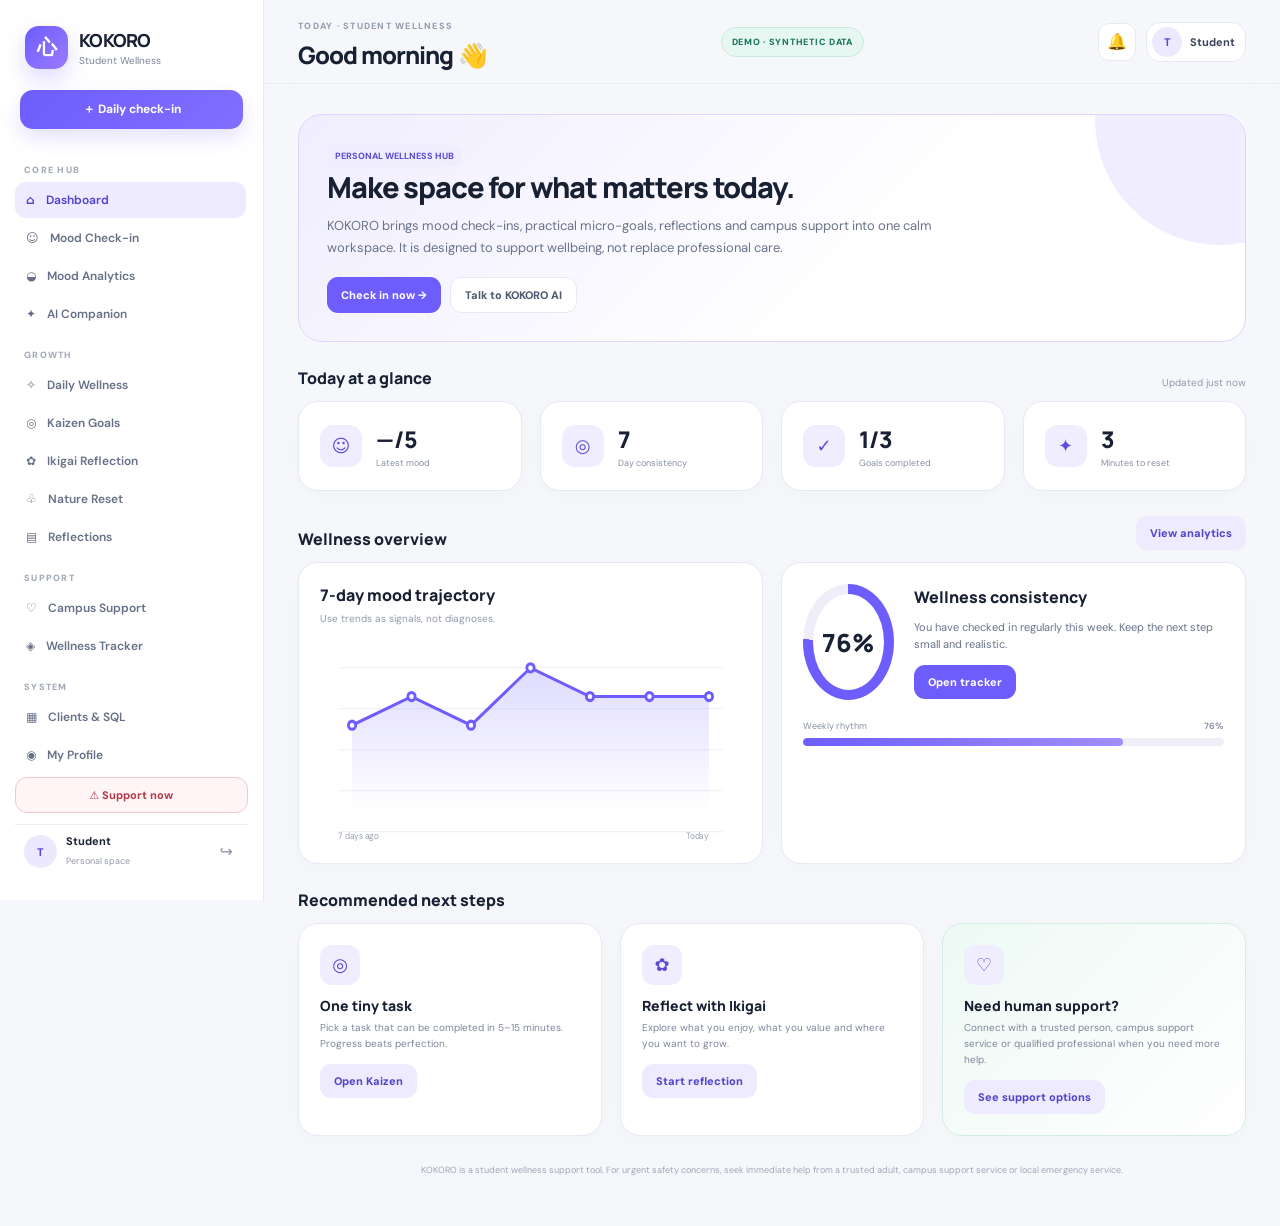
<file: index.html>
<!doctype html>
<html lang="en">
<head>
  <meta charset="UTF-8" />
  <meta name="viewport" content="width=device-width, initial-scale=1.0" />
  <meta name="theme-color" content="#6d5dfc" />
  <meta name="description" content="KOKORO — AI-assisted student wellness and support platform." />
  <title>KOKORO — Student Wellness</title>
  <link rel="stylesheet" href="styles.css" />
</head>
<body>
  <div id="toast" class="toast" role="status"></div>
  <div id="modal-root"></div>

  <div class="app-shell">
    <aside class="sidebar" id="sidebar">
      <div class="brand" data-page="dashboard">
        <div class="brand-mark">心</div>
        <div><strong>KOKORO</strong><span>Student Wellness</span></div>
      </div>
      <button class="quick-btn" data-page="mood">＋ Daily check-in</button>
      <nav class="nav">
        <p>CORE HUB</p>
        <button data-page="dashboard" class="nav-item active">⌂ <span>Dashboard</span></button>
        <button data-page="mood" class="nav-item">☺ <span>Mood Check-in</span></button>
        <button data-page="analytics" class="nav-item">◒ <span>Mood Analytics</span></button>
        <button data-page="companion" class="nav-item">✦ <span>AI Companion</span></button>
        <p>GROWTH</p>
        <button data-page="wellness" class="nav-item">✧ <span>Daily Wellness</span></button>
        <button data-page="kaizen" class="nav-item">◎ <span>Kaizen Goals</span></button>
        <button data-page="ikigai" class="nav-item">✿ <span>Ikigai Reflection</span></button>
        <button data-page="nature" class="nav-item">♧ <span>Nature Reset</span></button>
        <button data-page="journal" class="nav-item">▤ <span>Reflections</span></button>
        <p>SUPPORT</p>
        <button data-page="support" class="nav-item">♡ <span>Campus Support</span></button>
        <button data-page="tracker" class="nav-item">◈ <span>Wellness Tracker</span></button>
        <p>SYSTEM</p>
        <button data-page="clients" class="nav-item">▦ <span>Clients & SQL</span></button>
        <button data-page="profile" class="nav-item">◉ <span>My Profile</span></button>
        <button data-page="privacy" class="nav-item">✓ <span>Privacy & Safety</span></button>
      </nav>
      <div class="sidebar-bottom">
        <button class="sos-btn" id="sosBtn">⚠ Support now</button>
        <div class="user-mini"><div class="avatar">T</div><div><b id="sideName">Student</b><span>Personal space</span></div><button id="logoutBtn" title="Reset demo">↪</button></div>
      </div>
    </aside>

    <main class="main">
      <header class="topbar">
        <button class="icon-btn mobile-only" id="menuBtn">☰</button>
        <div><span class="eyebrow" id="pageEyebrow">TODAY · STUDENT WELLNESS</span><h1 id="pageTitle">Good morning 👋</h1></div>
        <span class="demo-chip">DEMO · SYNTHETIC DATA</span>
        <div class="top-actions"><button class="icon-btn" id="bellBtn">🔔<i id="bellDot"></i></button><button class="profile-pill" data-page="profile"><span class="avatar small">T</span><span id="topName">Student</span></button></div>
      </header>

      <section id="page" class="page"></section>
    </main>
  </div>

  <script src="app.js"></script>
</body>
</html>
</file>
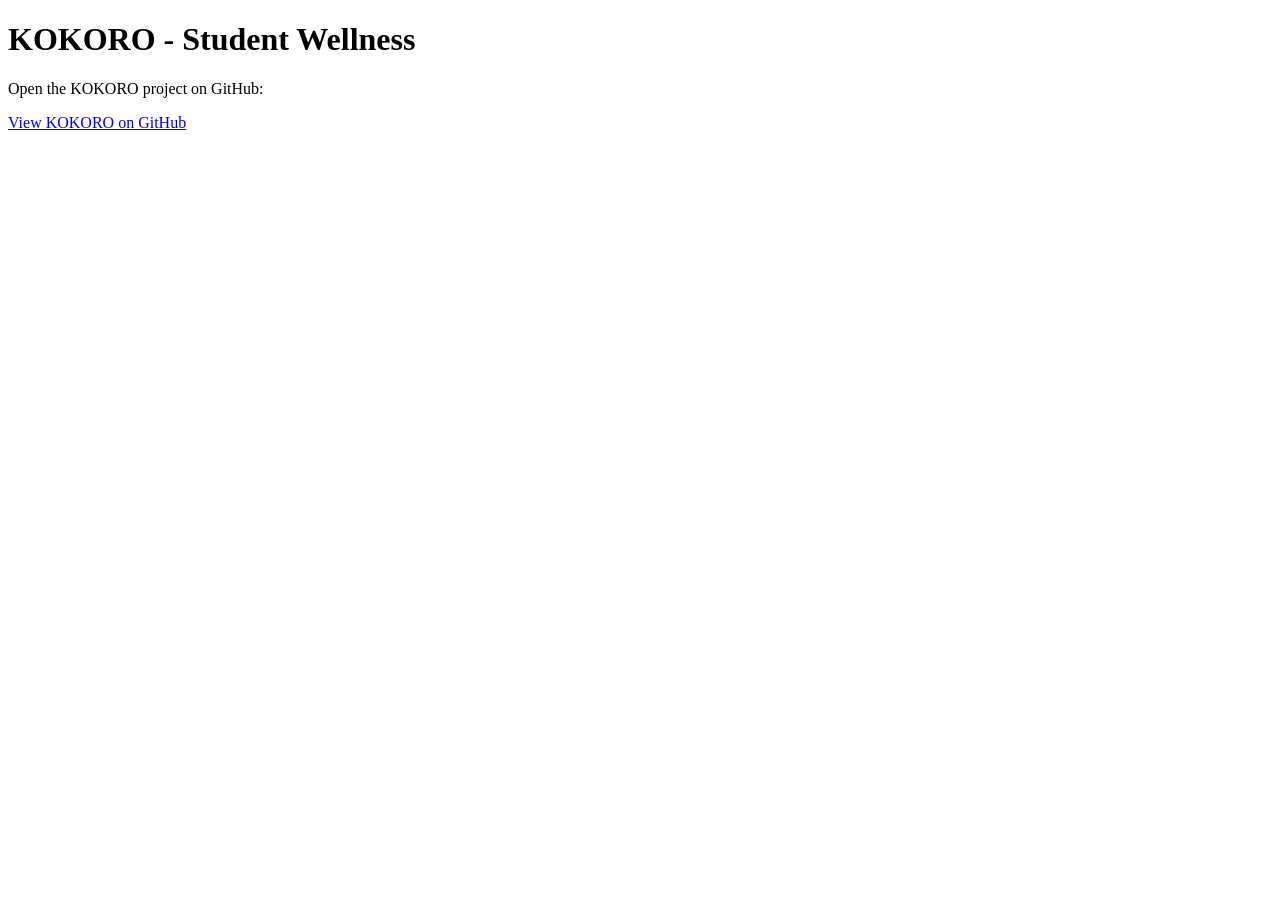
<file: GIT_KOKORO.html>
<!doctype html>
<html lang="en">
<head>
  <meta charset="UTF-8">
  <meta name="viewport" content="width=device-width, initial-scale=1">
  <title>KOKORO GitHub Project</title>
</head>
<body>
  <h1>KOKORO - Student Wellness</h1>
  <p>Open the KOKORO project on GitHub:</p>
  <p><a href="https://github.com/tarunkumarsingh2807-star/kokoro-student-wellness-demo">View KOKORO on GitHub</a></p>
</body>
</html>
</file>
<file: styles.css>
@import url('https://fonts.googleapis.com/css2?family=DM+Sans:wght@400;500;600;700&family=Manrope:wght@600;700;800&display=swap');
:root{--primary:#6d5dfc;--primary-2:#8b7cff;--ink:#182033;--muted:#68738a;--line:#e7e9f3;--bg:#f6f7fb;--card:#fff;--success:#18a873;--warning:#e69b2d;--danger:#dc5a69;--shadow:0 16px 50px rgba(35,31,91,.08)}
*{box-sizing:border-box}html{scroll-behavior:smooth}body{margin:0;font-family:'DM Sans',system-ui,sans-serif;color:var(--ink);background:var(--bg)}button,input,textarea,select{font:inherit}button{cursor:pointer}button:focus-visible,input:focus-visible,textarea:focus-visible,select:focus-visible{outline:3px solid rgba(109,93,252,.25);outline-offset:2px}
.app-shell{min-height:100vh;display:flex}.sidebar{position:fixed;inset:0 auto 0 0;width:264px;background:#fff;border-right:1px solid var(--line);padding:22px 15px;display:flex;flex-direction:column;z-index:20}.brand{display:flex;align-items:center;gap:11px;padding:4px 10px 21px;cursor:pointer}.brand-mark{width:43px;height:43px;border-radius:14px;background:linear-gradient(135deg,#6d5dfc,#9b7bff);color:white;display:grid;place-items:center;font-size:20px;font-weight:800;box-shadow:0 10px 22px rgba(109,93,252,.22)}.brand strong{font:800 18px Manrope;display:block;letter-spacing:-.04em}.brand span{display:block;color:#7c8498;font-size:10px;margin-top:2px}.quick-btn{border:0;background:linear-gradient(135deg,#6d5dfc,#806fff);color:#fff;border-radius:13px;padding:11px 13px;font-weight:700;font-size:12px;box-shadow:0 9px 20px rgba(109,93,252,.18);margin:0 5px 18px}.nav{overflow:auto;padding-right:2px}.nav p{font-size:9px;font-weight:800;letter-spacing:.14em;color:#a0a7b8;margin:17px 9px 6px}.nav-item{width:100%;border:0;background:transparent;color:#667086;text-align:left;padding:10px 11px;border-radius:11px;display:flex;align-items:center;gap:11px;font-size:12px;font-weight:600;margin:2px 0}.nav-item:hover{background:#f4f1ff;color:#5144ca}.nav-item.active{background:#eeeaff;color:#4f40d0}.sidebar-bottom{margin-top:auto}.sos-btn{width:100%;border:1px solid #f3c7cd;background:#fff5f6;color:#b13d4c;border-radius:12px;padding:10px;font-size:11px;font-weight:800;margin-bottom:11px}.user-mini{display:flex;align-items:center;gap:9px;padding:9px;border-top:1px solid var(--line)}.user-mini>div:nth-child(2){min-width:0;flex:1}.user-mini b{display:block;font-size:11px}.user-mini span{font-size:9px;color:#9299a9}.user-mini button{border:0;background:transparent;color:#8d94a4}.avatar{width:33px;height:33px;border-radius:50%;display:grid;place-items:center;background:#ece9ff;color:#5548d5;font-weight:800;font-size:11px}.avatar.small{width:30px;height:30px}
.main{margin-left:264px;min-width:0;flex:1}.topbar{height:84px;background:rgba(246,247,251,.9);backdrop-filter:blur(16px);display:flex;align-items:center;justify-content:space-between;padding:0 34px;position:sticky;top:0;z-index:10;border-bottom:1px solid rgba(231,233,243,.7)}.eyebrow{font-size:9px;font-weight:800;letter-spacing:.14em;color:#949caf}.topbar h1{font:800 24px Manrope;margin:4px 0 0;letter-spacing:-.04em}.top-actions{display:flex;align-items:center;gap:10px}.icon-btn{position:relative;border:1px solid var(--line);background:#fff;width:38px;height:38px;border-radius:11px;color:#606a80}.icon-btn i{display:none;position:absolute;width:7px;height:7px;background:#6d5dfc;border-radius:50%;right:8px;top:7px}.icon-btn i.show{display:block}.profile-pill{border:1px solid var(--line);background:#fff;border-radius:14px;padding:4px 10px 4px 5px;display:flex;align-items:center;gap:8px;color:#394258;font-size:11px;font-weight:700}.mobile-only{display:none}.page{max-width:1320px;margin:0 auto;padding:30px 34px 50px}.grid{display:grid;gap:18px}.g2{grid-template-columns:repeat(2,minmax(0,1fr))}.g3{grid-template-columns:repeat(3,minmax(0,1fr))}.g4{grid-template-columns:repeat(4,minmax(0,1fr))}.card{background:var(--card);border:1px solid var(--line);border-radius:20px;padding:21px;box-shadow:0 4px 20px rgba(37,33,84,.025)}.card:hover{box-shadow:var(--shadow);transform:translateY(-2px)}.card{transition:.2s}.hero{background:linear-gradient(135deg,#f0edff 0%,#fff 62%);border:1px solid #ddd7ff;border-radius:24px;padding:28px;position:relative;overflow:hidden}.hero:after{content:'';position:absolute;width:250px;height:250px;border-radius:50%;right:-100px;top:-120px;background:rgba(126,106,255,.12)}.hero h2{font:800 29px Manrope;max-width:600px;margin:0 0 8px;letter-spacing:-.04em}.hero p{color:#697389;font-size:13px;max-width:610px;line-height:1.7;margin:0}.actions{display:flex;gap:9px;flex-wrap:wrap;margin-top:18px}.btn{border:0;border-radius:11px;padding:10px 14px;font-size:11px;font-weight:800}.btn.primary{background:var(--primary);color:#fff}.btn.soft{background:#eeebff;color:#5144ca}.btn.white{background:#fff;border:1px solid var(--line);color:#505a70}.section-title{display:flex;justify-content:space-between;align-items:end;margin:25px 0 12px}.section-title h3{font:800 16px Manrope;margin:0}.section-title span{font-size:10px;color:#9299a9}.metric{display:flex;align-items:center;gap:14px}.metric-icon{width:42px;height:42px;border-radius:13px;display:grid;place-items:center;background:#f0edff;color:#5d4fd6;font-size:18px}.metric strong{font:800 23px Manrope}.metric small{display:block;color:#8790a3;font-size:9px;margin-top:2px}.spark{height:42px;flex:1;min-width:80px}.ring{width:116px;height:116px;border-radius:50%;background:conic-gradient(var(--primary) 0 76%,#eeeefa 76% 100%);display:grid;place-items:center;position:relative}.ring:after{content:'';position:absolute;inset:10px;border-radius:50%;background:white}.ring span{position:relative;z-index:1;font:800 25px Manrope}.ring-wrap{display:flex;align-items:center;gap:20px}.muted{color:var(--muted);font-size:11px;line-height:1.6}.chart{width:100%;height:210px}.chart svg{width:100%;height:100%;overflow:visible}.chart .gridline{stroke:#eceef5;stroke-width:1}.chart .area{fill:url(#areaFill)}.chart .line{fill:none;stroke:#6d5dfc;stroke-width:3;stroke-linecap:round;stroke-linejoin:round}.chart .dot{fill:#fff;stroke:#6d5dfc;stroke-width:3}.bar{height:8px;border-radius:99px;background:#eeeef6;overflow:hidden}.bar i{display:block;height:100%;border-radius:inherit;background:linear-gradient(90deg,#6d5dfc,#a08fff)}.tag{display:inline-flex;padding:5px 8px;border-radius:8px;background:#f0edff;color:#5b4ed2;font-size:9px;font-weight:800}.list{display:grid;gap:9px}.list-row{display:flex;align-items:center;justify-content:space-between;padding:12px;border:1px solid #eef0f5;border-radius:12px;background:#fbfbfd}.list-row b{font-size:11px}.list-row span{font-size:9px;color:#8b93a5}.mood-grid{display:grid;grid-template-columns:repeat(5,1fr);gap:9px}.mood-btn{border:1px solid var(--line);background:#fff;border-radius:14px;padding:12px 7px;text-align:center}.mood-btn:hover,.mood-btn.selected{border-color:#a69cff;background:#f1efff;color:#4e40ca}.mood-btn .emoji{font-size:23px;display:block}.mood-btn span{font-size:9px;font-weight:800}.form-field{display:grid;gap:6px;margin:12px 0}.form-field label{font-size:10px;font-weight:800;color:#566076}.form-field input,.form-field textarea,.form-field select{border:1px solid var(--line);border-radius:11px;padding:10px 12px;background:#fbfbfd;color:var(--ink);font-size:11px}.form-field textarea{min-height:100px;resize:vertical}.chat{height:360px;overflow:auto;display:flex;flex-direction:column;gap:10px;padding:3px}.bubble{max-width:78%;padding:11px 13px;border-radius:15px;font-size:11px;line-height:1.55}.bubble.ai{align-self:flex-start;background:#f0edff;color:#403a69;border-top-left-radius:5px}.bubble.me{align-self:flex-end;background:#6d5dfc;color:#fff;border-top-right-radius:5px}.chat-form{display:flex;gap:8px;margin-top:12px}.chat-form input{flex:1;border:1px solid var(--line);border-radius:11px;padding:11px;font-size:11px}.feature-icon{width:40px;height:40px;border-radius:12px;background:#f0edff;display:grid;place-items:center;color:#5a4bd1;font-size:18px;margin-bottom:11px}.feature-card h3{font:800 14px Manrope;margin:0 0 5px}.feature-card p{font-size:10px;color:#7d8699;line-height:1.6;margin:0}.progress-ring{width:80px;height:80px;border-radius:50%;background:conic-gradient(#6d5dfc 0 68%,#eeeefa 68%);display:grid;place-items:center}.progress-ring:after{content:'68%';position:absolute;background:#fff;border-radius:50%;width:62px;height:62px;display:grid;place-items:center;font:800 13px Manrope}.support-box{background:linear-gradient(135deg,#edf9f4,#fff);border-color:#d3eee1}.danger-box{background:#fff7f8;border-color:#f1d4d8}.empty{padding:32px;text-align:center;color:#8b93a5;font-size:11px;border:1px dashed #dfe2eb;border-radius:16px}.modal-backdrop{position:fixed;inset:0;background:rgba(24,26,45,.46);display:grid;place-items:center;z-index:100;padding:18px}.modal{width:min(520px,100%);background:#fff;border-radius:22px;padding:24px;box-shadow:0 30px 90px rgba(18,16,46,.25)}.modal h2{font:800 20px Manrope;margin:0 0 7px}.modal p{font-size:11px;color:#697389;line-height:1.65}.modal-actions{display:flex;gap:8px;justify-content:flex-end;margin-top:18px}.toast{position:fixed;right:20px;bottom:20px;background:#1e2535;color:#fff;padding:11px 14px;border-radius:11px;font-size:11px;z-index:200;opacity:0;transform:translateY(12px);pointer-events:none;transition:.25s}.toast.show{opacity:1;transform:translateY(0)}.mini-chart{display:flex;align-items:end;gap:7px;height:80px;padding-top:10px}.mini-chart i{flex:1;border-radius:6px 6px 2px 2px;background:linear-gradient(#8172ff,#d7d2ff);min-height:8px}.check{color:var(--success);font-weight:800}.small-note{font-size:9px;color:#9299a9}.footer-note{text-align:center;color:#a0a6b5;font-size:9px;margin-top:28px}
@media(max-width:980px){.sidebar{width:235px}.main{margin-left:235px}.page{padding:25px 20px}.topbar{padding:0 20px}.g4{grid-template-columns:repeat(2,1fr)}.g3{grid-template-columns:1fr 1fr}}
@media(max-width:720px){.sidebar{transform:translateX(-100%);transition:.2s;width:270px;box-shadow:10px 0 30px rgba(0,0,0,.08)}.sidebar.open{transform:translateX(0)}.main{margin-left:0}.mobile-only{display:grid}.topbar{height:72px;padding:0 14px}.topbar h1{font-size:19px}.profile-pill span:last-child{display:none}.page{padding:18px 14px 40px}.g2,.g3,.g4{grid-template-columns:1fr}.hero{padding:22px}.hero h2{font-size:23px}.mood-grid{grid-template-columns:repeat(5,1fr)}.mood-btn{padding:9px 3px}.mood-btn .emoji{font-size:19px}.ring-wrap{align-items:flex-start}.chart{height:190px}}
@media(prefers-reduced-motion:reduce){*{scroll-behavior:auto!important;transition:none!important}}
.demo-chip{font-size:9px;font-weight:800;letter-spacing:.08em;color:#16745d;background:#e6f7f1;border:1px solid #c8eadc;padding:8px 10px;border-radius:999px;white-space:nowrap}.voice-tools{display:flex;align-items:center;justify-content:space-between;gap:8px;margin-top:8px}.voice-tools span{font-size:9px;color:#8b93a5}.table-wrap{overflow-x:auto}.client-table{width:100%;border-collapse:collapse;min-width:900px;font-size:10px}.client-table th{text-align:left;color:#788196;font-size:9px;letter-spacing:.04em;padding:11px 8px;border-bottom:1px solid var(--line)}.client-table td{padding:10px 8px;border-bottom:1px solid #f0f1f6;color:#4c566c}.client-table select,.client-table input{border:1px solid var(--line);background:#fbfbfd;color:var(--ink);border-radius:8px;padding:8px;font-size:10px}.client-table select{max-width:150px}.client-table .note-input{width:185px}.client-table .btn{padding:8px 10px}.mood-pill{display:inline-block;padding:5px 8px;border-radius:999px;background:#f0edff;color:#5144ca;font-weight:800}.client-table tbody tr:hover{background:#fbfaff}.client-table code{font-size:10px}
@media(max-width:720px){.demo-chip{display:none}.voice-tools{align-items:flex-start;flex-direction:column}.client-table{min-width:900px}}
.voice-card{display:flex;align-items:center;gap:14px;margin-top:14px;padding:13px 14px;border:1px solid #e8e5ff;border-radius:16px;background:linear-gradient(110deg,#f7f5ff,#fff)}.voice-orb{width:42px;height:42px;flex:0 0 42px;border-radius:50%;display:flex;align-items:center;justify-content:center;gap:3px;background:#ece9ff;color:#6455df;transition:.2s}.voice-orb span{width:3px;height:9px;border-radius:5px;background:currentColor;opacity:.7}.voice-orb.listening,.voice-orb.speaking,.voice-orb.active{background:#e3f8f0;color:#15946b}.voice-orb.listening span,.voice-orb.speaking span{animation:voicePulse .65s ease-in-out infinite alternate}.voice-orb span:nth-child(2){animation-delay:.18s}.voice-orb span:nth-child(3){animation-delay:.36s}@keyframes voicePulse{to{height:21px;opacity:1}}.voice-copy{min-width:0;flex:1}.voice-copy strong,.voice-copy span{display:block}.voice-copy strong{font-size:11px;color:#333b52}.voice-copy span{font-size:9px;color:#7e879b;line-height:1.4;margin-top:3px}.voice-start{white-space:nowrap}.voice-start.voice-stop{background:#fff0f1;color:#b13d4c;border:1px solid #f2cfd3}.voice-tools{justify-content:flex-start}.voice-tools .btn{padding:8px 10px}
@media(max-width:520px){.voice-card{flex-wrap:wrap}.voice-start{width:100%}}
@media(prefers-reduced-motion:reduce){.voice-orb span{animation:none!important}}
</file>
